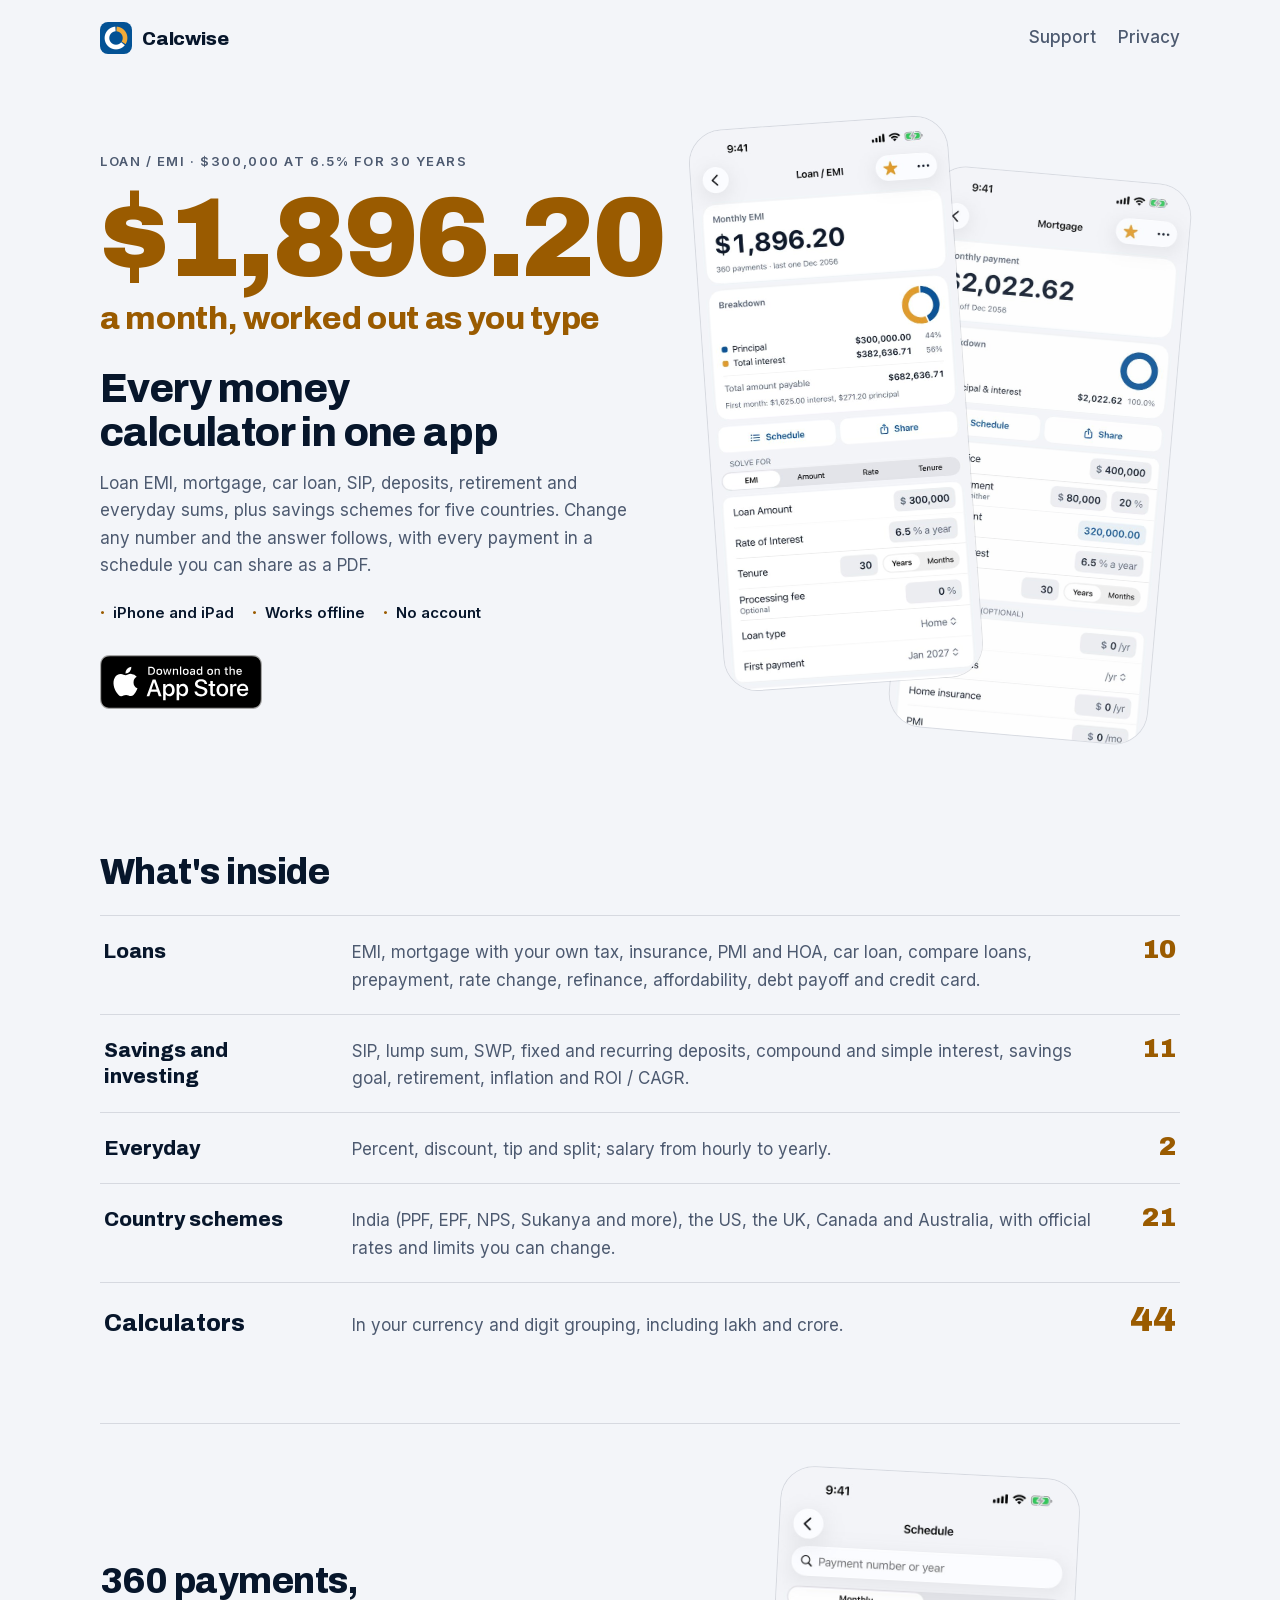
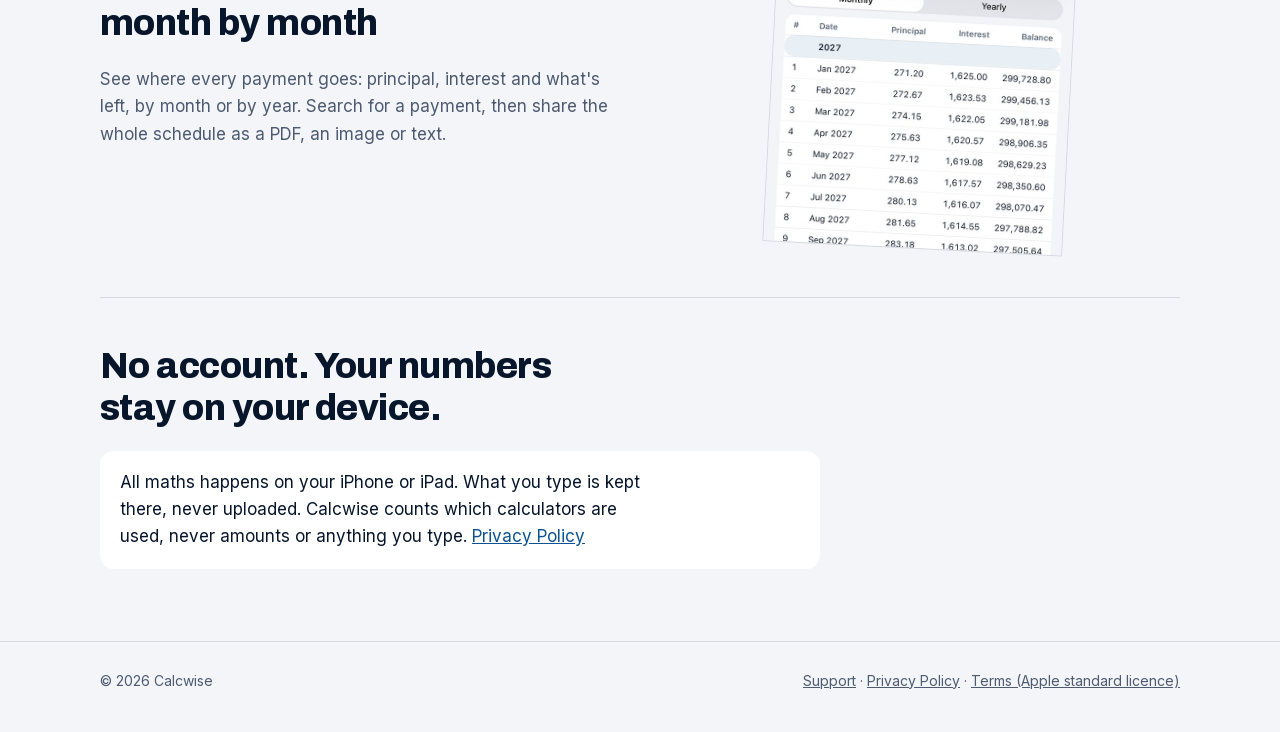
<file: index.html>
<!doctype html>
<html lang="en">
<head>
  <meta charset="utf-8">
  <meta name="viewport" content="width=device-width, initial-scale=1, viewport-fit=cover">
  <title>Calcwise: EMI, Loan, Mortgage and SIP Calculator</title>
  <meta name="description" content="44 money calculators in one app: loan EMI, mortgage, car loan, SIP, FD, retirement and country savings schemes. Results as you type, works offline.">
  <link rel="canonical" href="https://iamrkasula.github.io/calcwise-app/">
  <meta property="og:type" content="website">
  <meta property="og:site_name" content="Calcwise">
  <meta property="og:title" content="Calcwise: EMI, Loan, Mortgage and SIP Calculator">
  <meta property="og:description" content="44 money calculators in one app: loan EMI, mortgage, car loan, SIP, FD, retirement and country savings schemes. Results as you type, works offline.">
  <meta property="og:url" content="https://iamrkasula.github.io/calcwise-app/">
  <meta property="og:image" content="https://iamrkasula.github.io/calcwise-app/assets/og.png">
  <meta property="og:image:width" content="1200">
  <meta property="og:image:height" content="630">
  <meta name="twitter:card" content="summary_large_image">
  <meta name="theme-color" content="#07162B">
  <script type="application/ld+json">
  {
    "@context": "https://schema.org",
    "@type": "MobileApplication",
    "name": "Calcwise",
    "operatingSystem": "iOS 18 or later",
    "applicationCategory": "FinanceApplication",
    "description": "44 money calculators in one app: loan EMI, mortgage, car loan, SIP, FD, retirement and country savings schemes. Results as you type, works offline.",
    "url": "https://iamrkasula.github.io/calcwise-app/",
    "downloadUrl": "https://apps.apple.com/app/id6741688806",
    "image": "https://iamrkasula.github.io/calcwise-app/assets/og.png",
    "offers": { "@type": "Offer", "price": "0", "priceCurrency": "USD" }
  }
  </script>
  <link rel="icon" href="./assets/favicon.png">
  <link rel="preload" href="./assets/fonts/archivo.woff2" as="font" type="font/woff2" crossorigin>
  <link rel="stylesheet" href="./styles.css?v=2">
</head>
<body>
  <div class="wrap">
    <header class="top">
      <a class="brand" href="./"><img src="./assets/icon.png" alt="">Calcwise</a>
      <nav><a href="./support/">Support</a><a href="./privacy/">Privacy</a></nav>
    </header>

    <section class="hero">
      <div>
        <p class="eyebrow">Loan / EMI · $300,000 at 6.5% for 30 years</p>
        <p class="figure">$1,896.20<small>a month, worked out as you type</small></p>
        <h1>Every money calculator in one app</h1>
        <p class="lead">Loan EMI, mortgage, car loan, SIP, deposits, retirement and everyday sums, plus savings schemes for five countries. Change any number and the answer follows, with every payment in a schedule you can share as a PDF.</p>
        <ul class="facts"><li>iPhone and iPad</li><li>Works offline</li><li>No account</li></ul>
        <a class="store-badge" href="https://apps.apple.com/app/id6741688806">
          <img src="assets/app-store-badge.svg" alt="Download on the App Store" width="162" height="54">
        </a>
      </div>
      <div class="screens" aria-hidden="true">
        <img class="back" src="assets/mortgage.jpg" alt="" width="640" height="1389" loading="lazy">
        <img class="front" src="assets/loan.jpg" alt="" width="640" height="1389">
      </div>
    </section>
  </div>

  <main class="wrap">
    <section class="ledger" aria-labelledby="what">
      <h2 id="what">What's inside</h2>
      <ul class="rows">
        <li><b>Loans</b><span>EMI, mortgage with your own tax, insurance, PMI and HOA, car loan, compare loans, prepayment, rate change, refinance, affordability, debt payoff and credit card.</span><em>10</em></li>
        <li><b>Savings and investing</b><span>SIP, lump sum, SWP, fixed and recurring deposits, compound and simple interest, savings goal, retirement, inflation and ROI / CAGR.</span><em>11</em></li>
        <li><b>Everyday</b><span>Percent, discount, tip and split; salary from hourly to yearly.</span><em>2</em></li>
        <li><b>Country schemes</b><span>India (PPF, EPF, NPS, Sukanya and more), the US, the UK, Canada and Australia, with official rates and limits you can change.</span><em>21</em></li>
        <li class="total"><b>Calculators</b><span>In your currency and digit grouping, including lakh and crore.</span><em>44</em></li>
      </ul>
    </section>

    <section class="split" aria-labelledby="schedule">
      <div>
        <h2 id="schedule">360 payments, month by month</h2>
        <p>See where every payment goes: principal, interest and what's left, by month or by year. Search for a payment, then share the whole schedule as a PDF, an image or text.</p>
      </div>
      <img class="shot" src="assets/schedule.jpg" alt="The payment schedule for a 30-year loan, month by month" width="640" height="806" loading="lazy">
    </section>

    <section class="split solo" aria-labelledby="private">
      <div>
        <h2 id="private">No account. Your numbers stay on your device.</h2>
        <div class="note"><p>All maths happens on your iPhone or iPad. What you type is kept there, never uploaded. Calcwise counts which calculators are used, never amounts or anything you type. <a href="./privacy/">Privacy Policy</a></p></div>
      </div>
    </section>
  </main>

  <footer>
    <div class="wrap">
      <span>© 2026 Calcwise</span>
      <span><a href="./support/">Support</a> · <a href="./privacy/">Privacy Policy</a> · <a href="https://www.apple.com/legal/internet-services/itunes/dev/stdeula/">Terms (Apple standard licence)</a></span>
    </div>
  </footer>
</body>
</html>
</file>
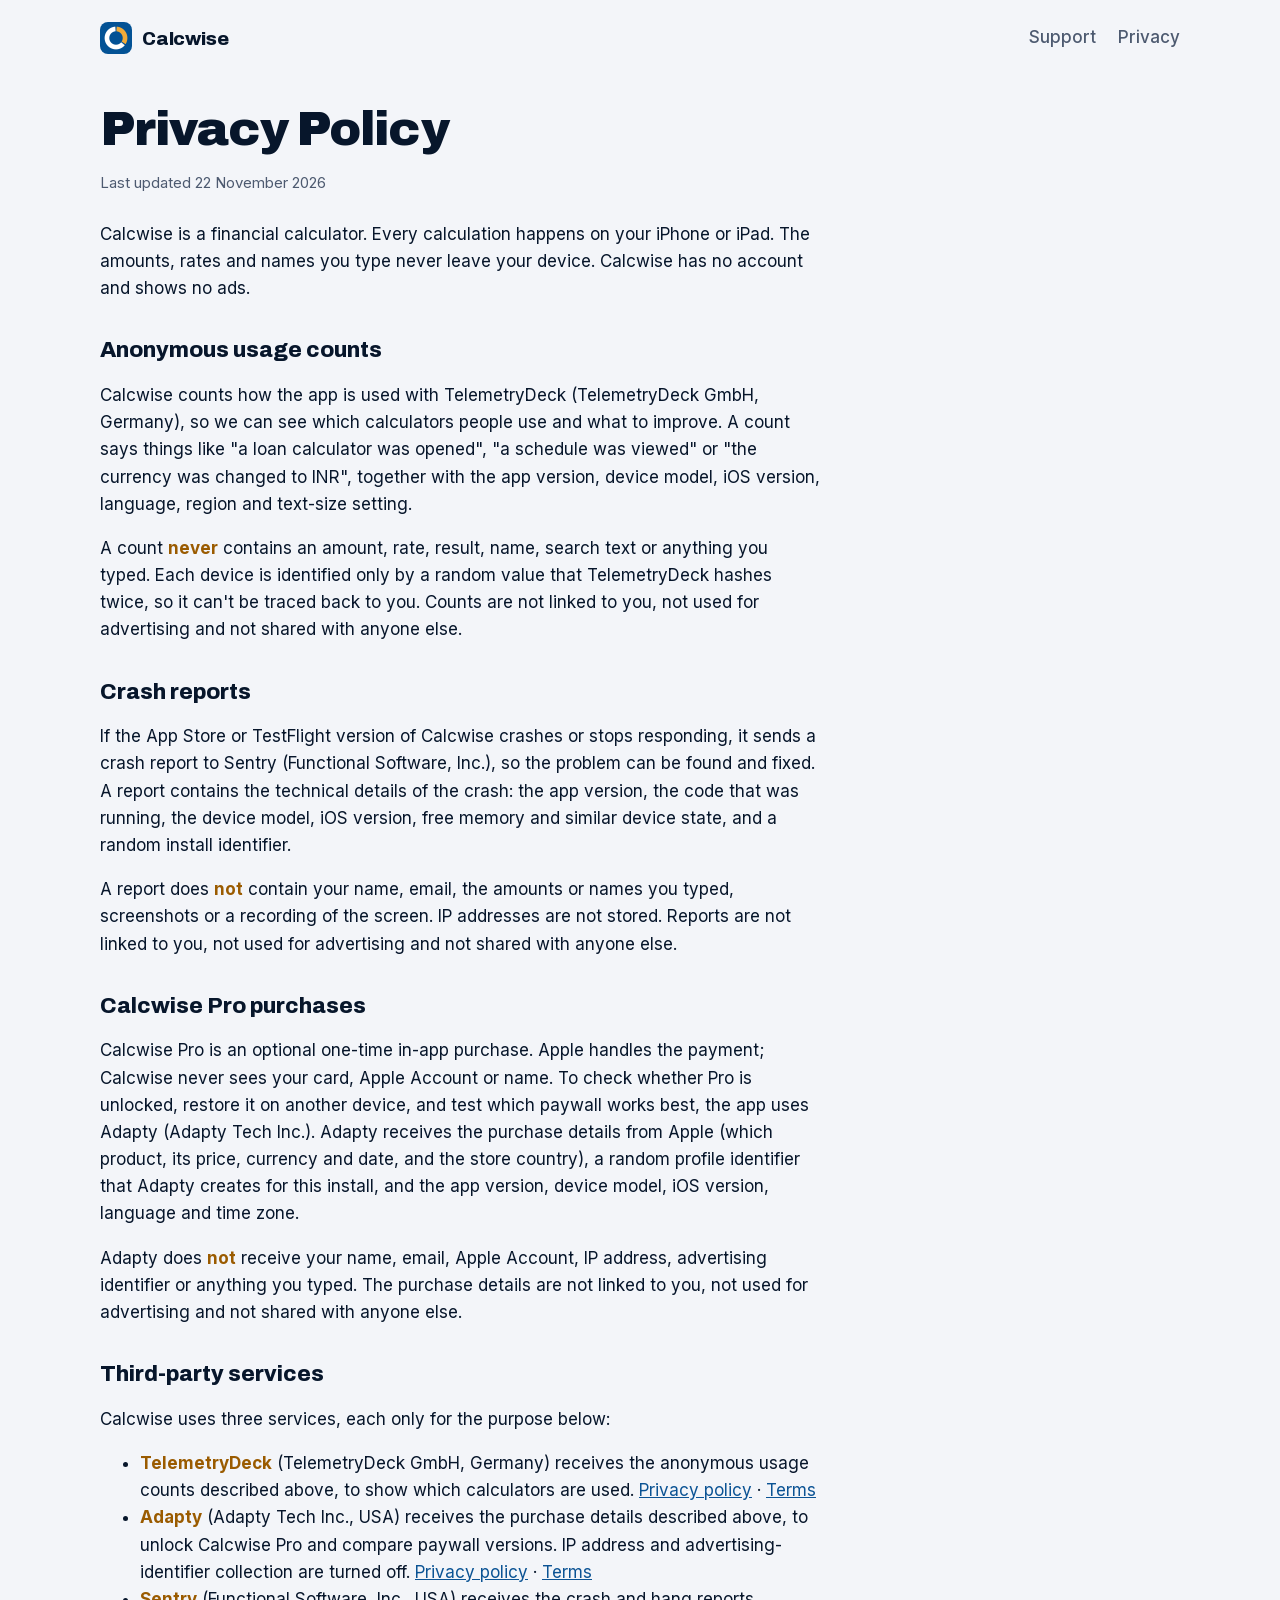
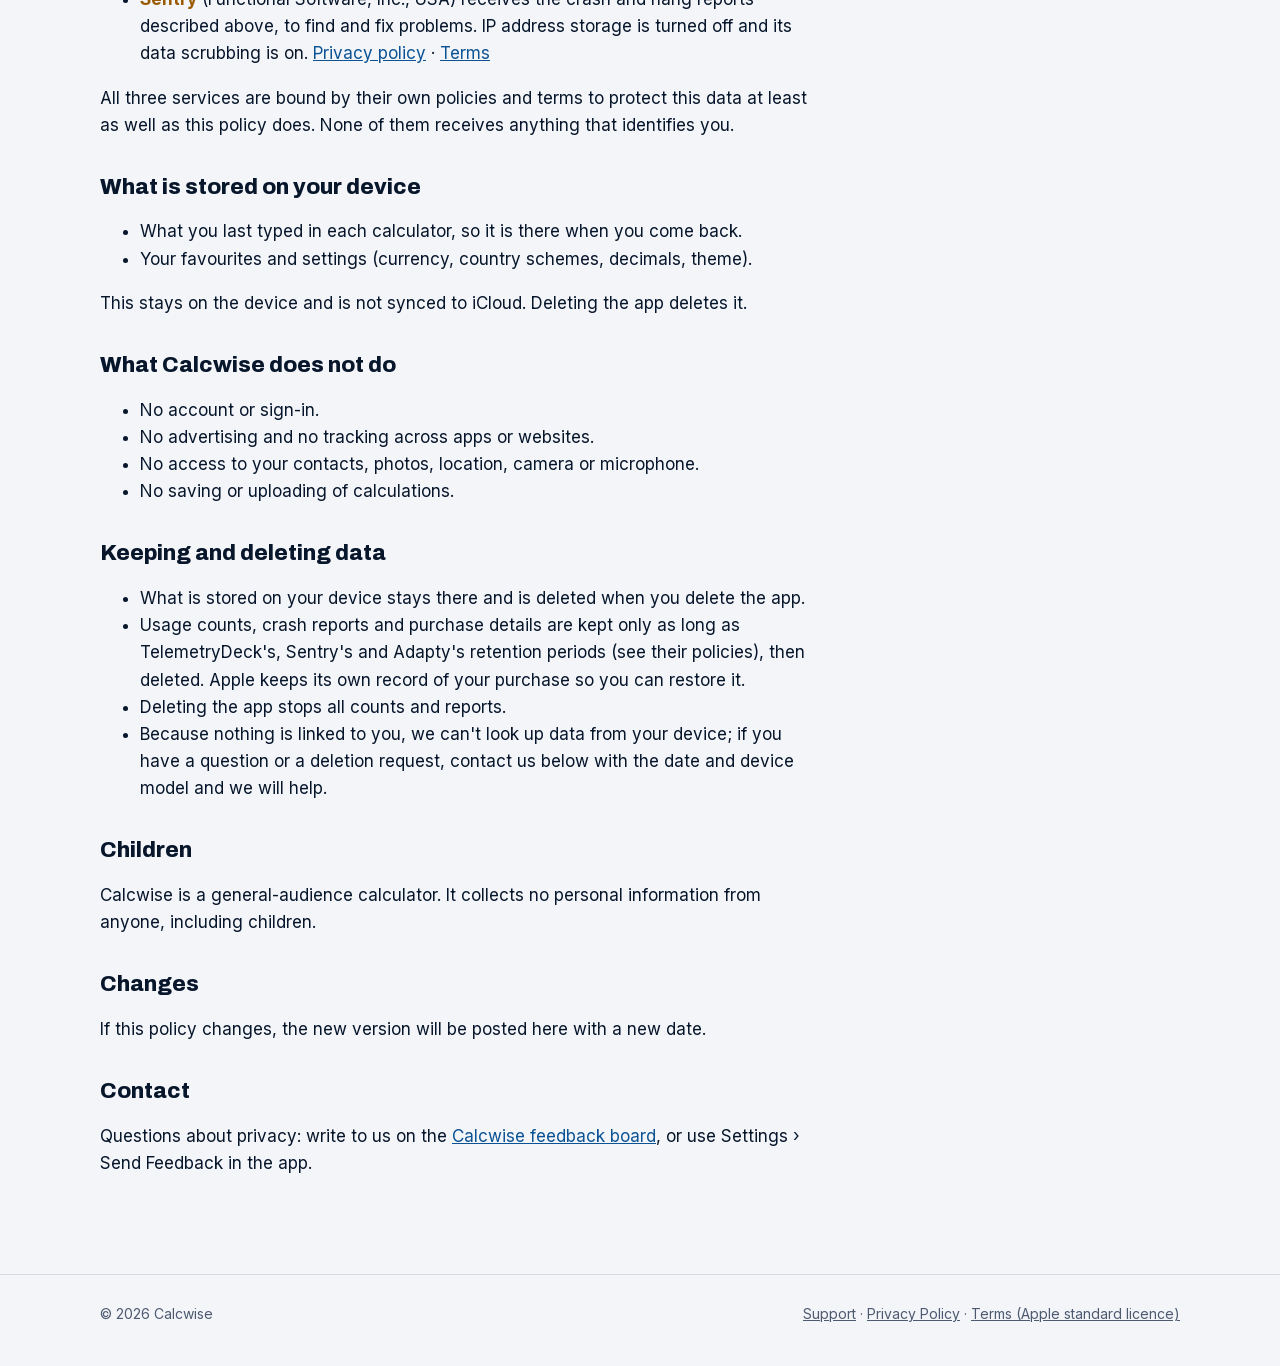
<file: privacy/index.html>
<!doctype html>
<html lang="en">
<head>
  <meta charset="utf-8">
  <meta name="viewport" content="width=device-width, initial-scale=1">
  <title>Privacy Policy · Calcwise</title>
  <meta name="description" content="Calcwise's privacy policy: all maths on your device, no account, anonymous usage counts and crash reports.">
  <link rel="canonical" href="https://iamrkasula.github.io/calcwise-app/privacy/">
  <meta property="og:type" content="website">
  <meta property="og:site_name" content="Calcwise">
  <meta property="og:title" content="Privacy Policy · Calcwise">
  <meta property="og:description" content="Calcwise's privacy policy: all maths on your device, no account, anonymous usage counts and crash reports.">
  <meta property="og:url" content="https://iamrkasula.github.io/calcwise-app/privacy/">
  <meta name="theme-color" content="#07162B">
  <link rel="icon" href="../assets/favicon.png">
  <link rel="stylesheet" href="../styles.css?v=2">
</head>
<body>
  <div class="wrap">
    <header class="top">
      <a class="brand" href="../"><img src="../assets/icon.png" alt="">Calcwise</a>
      <nav><a href="../support/">Support</a><a href="../privacy/">Privacy</a></nav>
    </header>
    <main class="doc">
      <h1>Privacy Policy</h1>
      <p class="updated">Last updated 22 November 2026</p>
      <p>Calcwise is a financial calculator. Every calculation happens on your iPhone or iPad. The amounts, rates and names you type never leave your device. Calcwise has no account and shows no ads.</p>
      <h2>Anonymous usage counts</h2>
      <p>Calcwise counts how the app is used with TelemetryDeck (TelemetryDeck GmbH, Germany), so we can see which calculators people use and what to improve. A count says things like "a loan calculator was opened", "a schedule was viewed" or "the currency was changed to INR", together with the app version, device model, iOS version, language, region and text-size setting.</p>
      <p>A count <strong>never</strong> contains an amount, rate, result, name, search text or anything you typed. Each device is identified only by a random value that TelemetryDeck hashes twice, so it can't be traced back to you. Counts are not linked to you, not used for advertising and not shared with anyone else.</p>
      <h2>Crash reports</h2>
      <p>If the App Store or TestFlight version of Calcwise crashes or stops responding, it sends a crash report to Sentry (Functional Software, Inc.), so the problem can be found and fixed. A report contains the technical details of the crash: the app version, the code that was running, the device model, iOS version, free memory and similar device state, and a random install identifier.</p>
      <p>A report does <strong>not</strong> contain your name, email, the amounts or names you typed, screenshots or a recording of the screen. IP addresses are not stored. Reports are not linked to you, not used for advertising and not shared with anyone else.</p>
      <h2>Calcwise Pro purchases</h2>
      <p>Calcwise Pro is an optional one-time in-app purchase. Apple handles the payment; Calcwise never sees your card, Apple Account or name. To check whether Pro is unlocked, restore it on another device, and test which paywall works best, the app uses Adapty (Adapty Tech Inc.). Adapty receives the purchase details from Apple (which product, its price, currency and date, and the store country), a random profile identifier that Adapty creates for this install, and the app version, device model, iOS version, language and time zone.</p>
      <p>Adapty does <strong>not</strong> receive your name, email, Apple Account, IP address, advertising identifier or anything you typed. The purchase details are not linked to you, not used for advertising and not shared with anyone else.</p>
      <h2>Third-party services</h2>
      <p>Calcwise uses three services, each only for the purpose below:</p>
      <ul>
        <li><strong>TelemetryDeck</strong> (TelemetryDeck GmbH, Germany) receives the anonymous usage counts described above, to show which calculators are used. <a href="https://telemetrydeck.com/privacy/">Privacy policy</a> · <a href="https://telemetrydeck.com/terms/">Terms</a></li>
        <li><strong>Adapty</strong> (Adapty Tech Inc., USA) receives the purchase details described above, to unlock Calcwise Pro and compare paywall versions. IP address and advertising-identifier collection are turned off. <a href="https://adapty.io/privacy">Privacy policy</a> · <a href="https://adapty.io/terms">Terms</a></li>
        <li><strong>Sentry</strong> (Functional Software, Inc., USA) receives the crash and hang reports described above, to find and fix problems. IP address storage is turned off and its data scrubbing is on. <a href="https://sentry.io/privacy/">Privacy policy</a> · <a href="https://sentry.io/terms/">Terms</a></li>
      </ul>
      <p>All three services are bound by their own policies and terms to protect this data at least as well as this policy does. None of them receives anything that identifies you.</p>
      <h2>What is stored on your device</h2>
      <ul>
        <li>What you last typed in each calculator, so it is there when you come back.</li>
        <li>Your favourites and settings (currency, country schemes, decimals, theme).</li>
      </ul>
      <p>This stays on the device and is not synced to iCloud. Deleting the app deletes it.</p>
      <h2>What Calcwise does not do</h2>
      <ul>
        <li>No account or sign-in.</li>
        <li>No advertising and no tracking across apps or websites.</li>
        <li>No access to your contacts, photos, location, camera or microphone.</li>
        <li>No saving or uploading of calculations.</li>
      </ul>
      <h2>Keeping and deleting data</h2>
      <ul>
        <li>What is stored on your device stays there and is deleted when you delete the app.</li>
        <li>Usage counts, crash reports and purchase details are kept only as long as TelemetryDeck's, Sentry's and Adapty's retention periods (see their policies), then deleted. Apple keeps its own record of your purchase so you can restore it.</li>
        <li>Deleting the app stops all counts and reports.</li>
        <li>Because nothing is linked to you, we can't look up data from your device; if you have a question or a deletion request, contact us below with the date and device model and we will help.</li>
      </ul>
      <h2>Children</h2>
      <p>Calcwise is a general-audience calculator. It collects no personal information from anyone, including children.</p>
      <h2>Changes</h2>
      <p>If this policy changes, the new version will be posted here with a new date.</p>
      <h2>Contact</h2>
      <p>Questions about privacy: write to us on the <a href="https://app-feature-requests.canny.io/calcwise">Calcwise feedback board</a>, or use Settings › Send Feedback in the app.</p>
    </main>
  </div>
  <footer>
    <div class="wrap">
      <span>© 2026 Calcwise</span>
      <span><a href="../support/">Support</a> · <a href="../privacy/">Privacy Policy</a> · <a href="https://www.apple.com/legal/internet-services/itunes/dev/stdeula/">Terms (Apple standard licence)</a></span>
    </div>
  </footer>
</body>
</html>
</file>
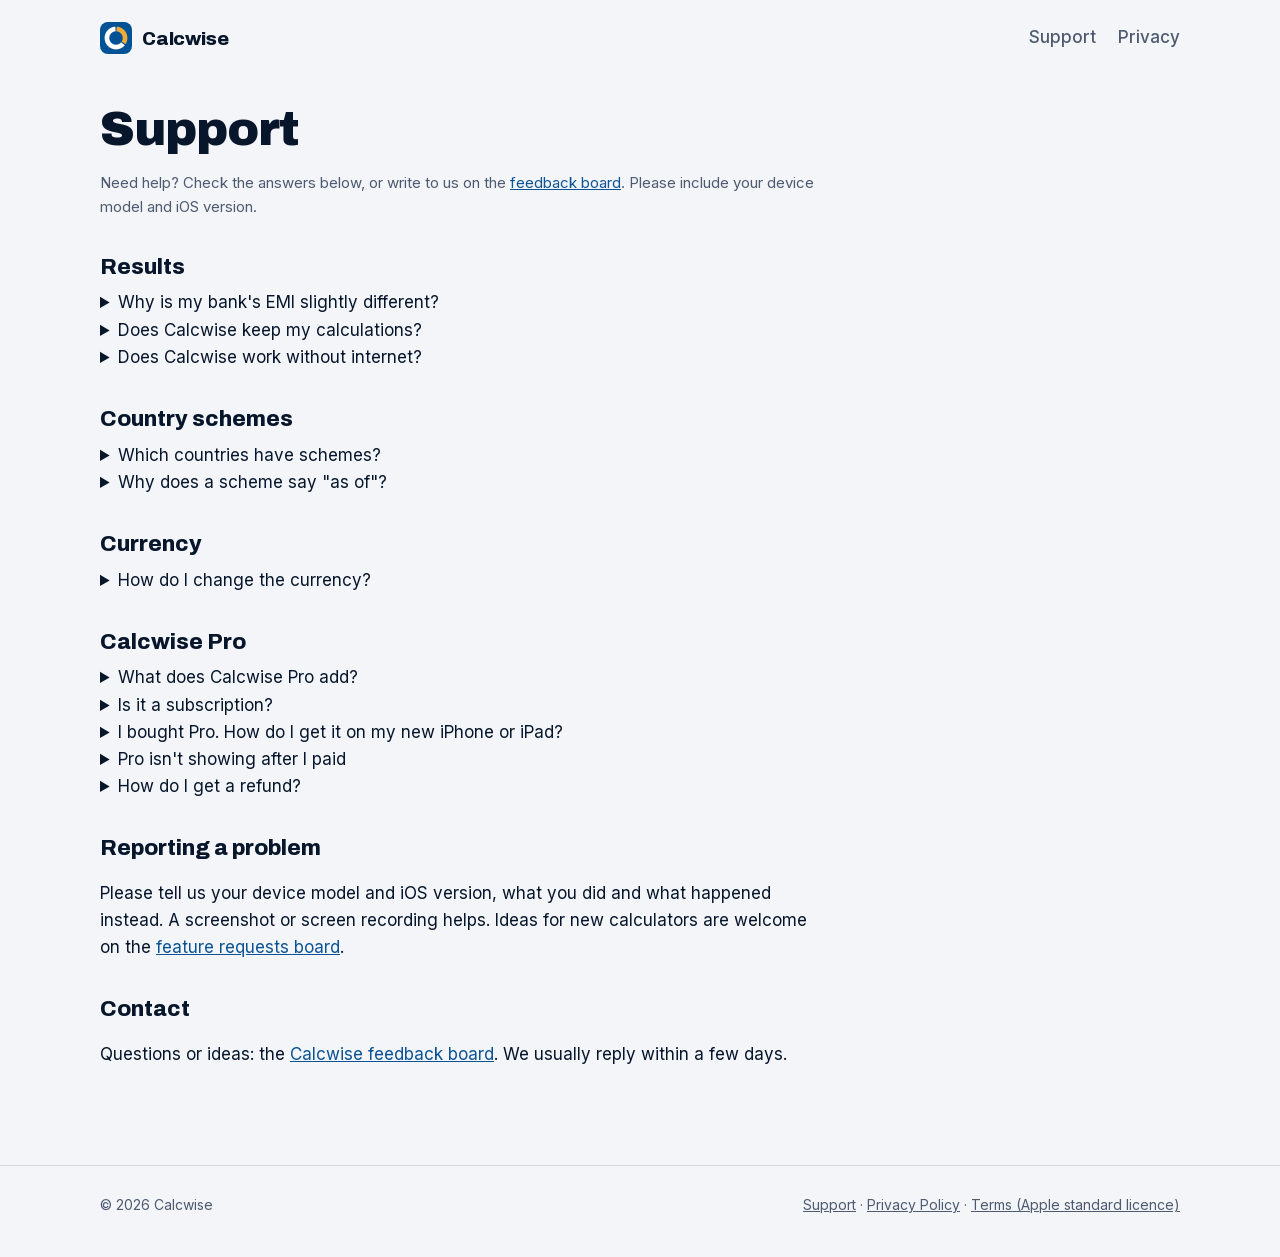
<file: support/index.html>
<!doctype html>
<html lang="en">
<head>
  <meta charset="utf-8">
  <meta name="viewport" content="width=device-width, initial-scale=1">
  <title>Support · Calcwise</title>
  <meta name="description" content="Help with Calcwise: how results are worked out, country schemes, currency, Calcwise Pro purchases and contact.">
  <link rel="canonical" href="https://iamrkasula.github.io/calcwise-app/support/">
  <meta property="og:type" content="website">
  <meta property="og:site_name" content="Calcwise">
  <meta property="og:title" content="Support · Calcwise">
  <meta property="og:description" content="Help with Calcwise: how results are worked out, country schemes, currency, Calcwise Pro purchases and contact.">
  <meta property="og:url" content="https://iamrkasula.github.io/calcwise-app/support/">
  <meta name="theme-color" content="#07162B">
  <link rel="icon" href="../assets/favicon.png">
  <link rel="stylesheet" href="../styles.css?v=2">
</head>
<body>
  <div class="wrap">
    <header class="top">
      <a class="brand" href="../"><img src="../assets/icon.png" alt="">Calcwise</a>
      <nav><a href="../support/">Support</a><a href="../privacy/">Privacy</a></nav>
    </header>
    <main class="doc">
      <h1>Support</h1>
      <p class="updated">Need help? Check the answers below, or write to us on the <a href="https://app-feature-requests.canny.io/calcwise">feedback board</a>. Please include your device model and iOS version.</p>
      <h2>Results</h2>
      <details><summary>Why is my bank's EMI slightly different?</summary>
        <p>Banks may count interest daily, start it from the day the money is paid out, round differently or add fees. Calcwise uses the standard monthly formula, so expect small differences.</p></details>
      <details><summary>Does Calcwise keep my calculations?</summary>
        <p>No. Calcwise doesn't save calculations. What you last typed in each calculator stays on your device so it's there when you come back. Share a result as a PDF, image or text to keep it.</p></details>
      <details><summary>Does Calcwise work without internet?</summary>
        <p>Yes. Every calculator works in Airplane Mode.</p></details>
      <h2>Country schemes</h2>
      <details><summary>Which countries have schemes?</summary>
        <p>India, the United States, the United Kingdom, Canada and Australia. Pick yours in Settings › Country schemes. Calcwise has no tax calculators.</p></details>
      <details><summary>Why does a scheme say "as of"?</summary>
        <p>Official rates and limits change. Each one shows when it applies from, and you can change it to your own value. They are checked against official sources before each release.</p></details>
      <h2>Currency</h2>
      <details><summary>How do I change the currency?</summary>
        <p>Settings › Currency. Amounts use that currency's symbol and digit grouping, for example lakh and crore for rupees.</p></details>
      <h2>Calcwise Pro</h2>
      <details><summary>What does Calcwise Pro add?</summary>
        <p>A loan report PDF with your own title, a spreadsheet of every payment, prepayment plans side by side, comparing up to 5 loans, and extra app icons and colours. All 44 calculators stay free; Pro only adds.</p></details>
      <details><summary>Is it a subscription?</summary>
        <p>No. Calcwise Pro is a one-time purchase. You pay once and keep it.</p></details>
      <details><summary>I bought Pro. How do I get it on my new iPhone or iPad?</summary>
        <p>Sign in with the same Apple Account, open Calcwise and go to Settings › Restore Purchases. Pro switches on with no new payment.</p></details>
      <details><summary>Pro isn't showing after I paid</summary>
        <p>Check you're signed in with the Apple Account you bought it with, then tap Settings › Restore Purchases. If a family organiser has to approve purchases, Pro switches on by itself once they approve.</p></details>
      <details><summary>How do I get a refund?</summary>
        <p>Apple handles payments and refunds. Request one at <a href="https://reportaproblem.apple.com">reportaproblem.apple.com</a>.</p></details>
      <h2>Reporting a problem</h2>
      <p>Please tell us your device model and iOS version, what you did and what happened instead. A screenshot or screen recording helps. Ideas for new calculators are welcome on the <a href="https://app-feature-requests.canny.io/calcwise">feature requests board</a>.</p>
      <h2>Contact</h2>
      <p>Questions or ideas: the <a href="https://app-feature-requests.canny.io/calcwise">Calcwise feedback board</a>. We usually reply within a few days.</p>
    </main>
  </div>
  <footer>
    <div class="wrap">
      <span>© 2026 Calcwise</span>
      <span><a href="../support/">Support</a> · <a href="../privacy/">Privacy Policy</a> · <a href="https://www.apple.com/legal/internet-services/itunes/dev/stdeula/">Terms (Apple standard licence)</a></span>
    </div>
  </footer>
</body>
</html>
</file>
<file: styles.css>
/* Calcwise site, look A "big numbers" (spec/09-store-shots.md, Website): dark ink, amber result numbers,
   Archivo Heavy, tilted real screens as art, a statement-style ledger instead of a card grid.
   Dark first; a paper variant for people who prefer light. Fonts are served from this site (OFL). */
@font-face { font-family: "Archivo"; src: url("assets/fonts/archivo.woff2") format("woff2"); font-weight: 100 900; font-display: swap; }
@font-face { font-family: "Inter"; src: url("assets/fonts/inter.woff2") format("woff2"); font-weight: 100 900; font-display: swap; }

:root {
  --ink: #07162b;        /* ground */
  --raise: #0d2140;      /* ledger rows, notes */
  --text: #eef2f8;
  --soft: #a3adbf;
  --line: rgba(238, 242, 248, .14);
  --amber: #f2b45a;      /* result numbers, as in the store screenshots */
  --link: #8fbcf2;
  --display: "Archivo", "Arial Black", "Helvetica Neue", sans-serif;
  --body: "Inter", -apple-system, "Segoe UI", Roboto, sans-serif;
  color-scheme: dark;
}
@media (prefers-color-scheme: light) {
  :root { --ink: #f3f5f9; --raise: #ffffff; --text: #07162b; --soft: #4d5a70; --line: rgba(7, 22, 43, .12);
          --amber: #9a5b00; --link: #0b5394; color-scheme: light; }
}

* { box-sizing: border-box; }
html { -webkit-text-size-adjust: 100%; }
body { margin: 0; background: var(--ink); color: var(--text); font: 17px/1.6 var(--body); }
a { color: var(--link); }
a:focus-visible { outline: 2px solid var(--amber); outline-offset: 3px; border-radius: 4px; }
img { max-width: 100%; }
.wrap { max-width: 1120px; margin: 0 auto; padding-left: max(20px, env(safe-area-inset-left, 0px)); padding-right: max(20px, env(safe-area-inset-right, 0px)); }

/* Top bar */
.top { display: flex; justify-content: space-between; align-items: center; gap: 16px; padding-block: 22px; }
.brand { display: flex; align-items: center; gap: 10px; font: 800 19px/1 var(--display); color: var(--text); text-decoration: none; letter-spacing: -.01em; }
.brand img { width: 32px; height: 32px; border-radius: 8px; }
.top nav { display: flex; gap: 22px; }
.top nav a { color: var(--soft); text-decoration: none; font-weight: 500; }
.top nav a:hover { color: var(--text); }

/* Hero: the number first, the screens beside it */
.hero { display: grid; grid-template-columns: minmax(0, 1.05fr) minmax(0, .95fr); gap: 40px; align-items: center; padding-block: 40px 72px; }
.eyebrow { font: 600 13px/1 var(--body); letter-spacing: .12em; text-transform: uppercase; color: var(--soft); margin: 0 0 18px; }
.figure { font: 900 clamp(56px, 9vw, 112px)/.95 var(--display); color: var(--amber); letter-spacing: -.03em; margin: 0; font-variant-numeric: tabular-nums; }
.figure small { display: block; font: 800 clamp(22px, 3vw, 32px)/1.2 var(--display); color: var(--amber); letter-spacing: -.01em; margin-top: 8px; }
.hero h1 { font: 800 clamp(28px, 3.6vw, 40px)/1.12 var(--display); letter-spacing: -.015em; margin: 28px 0 14px; text-wrap: balance; }
.lead { color: var(--soft); max-width: 34em; margin: 0; }
.facts { display: flex; flex-wrap: wrap; gap: 6px 18px; list-style: none; padding: 0; margin: 22px 0 0; color: var(--text); font-weight: 600; font-size: 15px; }
.facts li::before { content: "·"; color: var(--amber); margin-right: 8px; font-weight: 900; }
.store-badge { display: inline-block; margin-top: 30px; line-height: 0; }
.store-badge img { height: 54px; width: auto; } /* Apple's artwork as supplied */

.screens { position: relative; height: 640px; }
.screens img { position: absolute; height: 88%; width: auto; border-radius: 34px; border: 1px solid var(--line); }
.screens .back { right: 2%; top: 9%; transform: rotate(5deg); opacity: .92; }
.screens .front { left: 4%; top: 1%; transform: rotate(-4deg); }

/* Ledger: one line per group, the count on the right like a statement */
.ledger { padding-block: 24px 64px; }
.ledger h2, .split h2 { font: 800 clamp(26px, 3.4vw, 36px)/1.15 var(--display); letter-spacing: -.015em; margin: 0 0 22px; text-wrap: balance; }
.rows { list-style: none; padding: 0; margin: 0; border-top: 1px solid var(--line); }
.rows li { display: grid; grid-template-columns: 220px minmax(0, 1fr) auto; gap: 8px 28px; align-items: baseline; padding: 20px 4px; border-bottom: 1px solid var(--line); }
.rows b { font: 800 20px/1.3 var(--display); }
.rows span { color: var(--soft); }
.rows em { font: 900 26px/1 var(--display); font-style: normal; color: var(--amber); font-variant-numeric: tabular-nums; white-space: nowrap; }
.rows li.total { border-bottom: 0; }
.rows li.total b, .rows li.total em { font-size: 24px; }
.rows li.total em { font-size: 34px; }

/* Schedule and privacy, each beside a screen */
.split { display: grid; grid-template-columns: minmax(0, 1fr) minmax(0, 1fr); gap: 48px; align-items: center; padding-block: 48px; border-top: 1px solid var(--line); }
.split p { color: var(--soft); max-width: 32em; margin: 0 0 12px; }
.split .shot { justify-self: center; width: min(300px, 80%); height: auto; border-radius: 34px; border: 1px solid var(--line); transform: rotate(3deg); }
.split.solo { grid-template-columns: minmax(0, 720px); }
.split .shot { border-radius: 34px 34px 0 0; }
.note { background: var(--raise); border-radius: 14px; padding: 18px 20px; }
.note p { margin: 0; color: var(--text); }

footer { border-top: 1px solid var(--line); margin-top: 24px; padding-block: 28px 40px; color: var(--soft); font-size: 14px; }
footer .wrap { display: flex; flex-wrap: wrap; justify-content: space-between; gap: 10px; }
footer a { color: var(--soft); }

/* Privacy and support pages */
.doc { max-width: 720px; padding-block: 16px 56px; }
.doc h1 { font: 900 clamp(34px, 5vw, 48px)/1.08 var(--display); letter-spacing: -.02em; margin: 12px 0 8px; }
.doc h2 { font: 800 22px/1.3 var(--display); margin: 34px 0 8px; }
.doc p, .doc li { color: var(--text); }
.doc .updated { color: var(--soft); font-size: 15px; margin-bottom: 26px; }
.doc strong { color: var(--amber); }

@media (max-width: 860px) {
  .hero { grid-template-columns: minmax(0, 1fr); padding-block: 16px 40px; }
  .screens { height: clamp(380px, 110vw, 560px); }
  .screens img { border-radius: 24px; }
  .rows li { grid-template-columns: minmax(0, 1fr) auto; }
  .rows li span { grid-column: 1 / -1; grid-row: 2; }
  .split { grid-template-columns: minmax(0, 1fr); gap: 28px; }
  .split .shot { order: 2; }
}
@media (prefers-reduced-motion: reduce) { * { transition: none !important; } }
</file>
